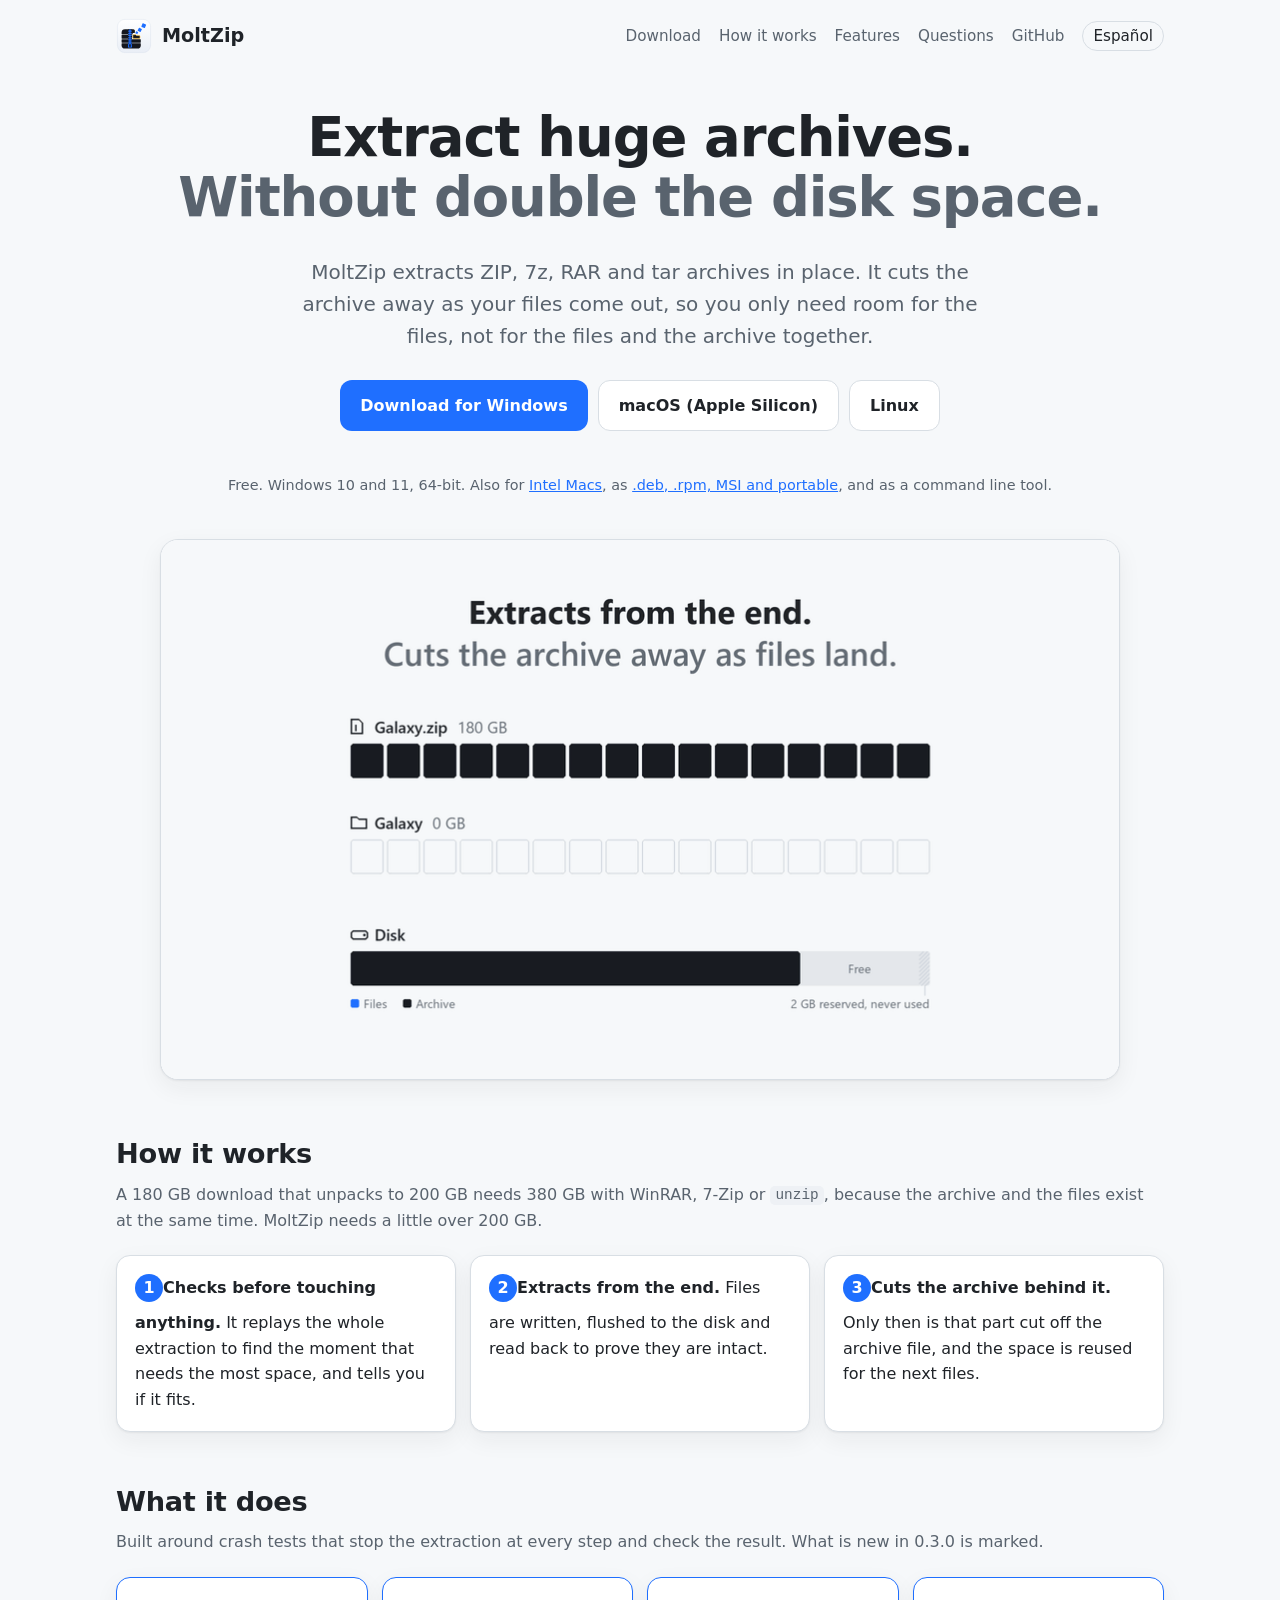
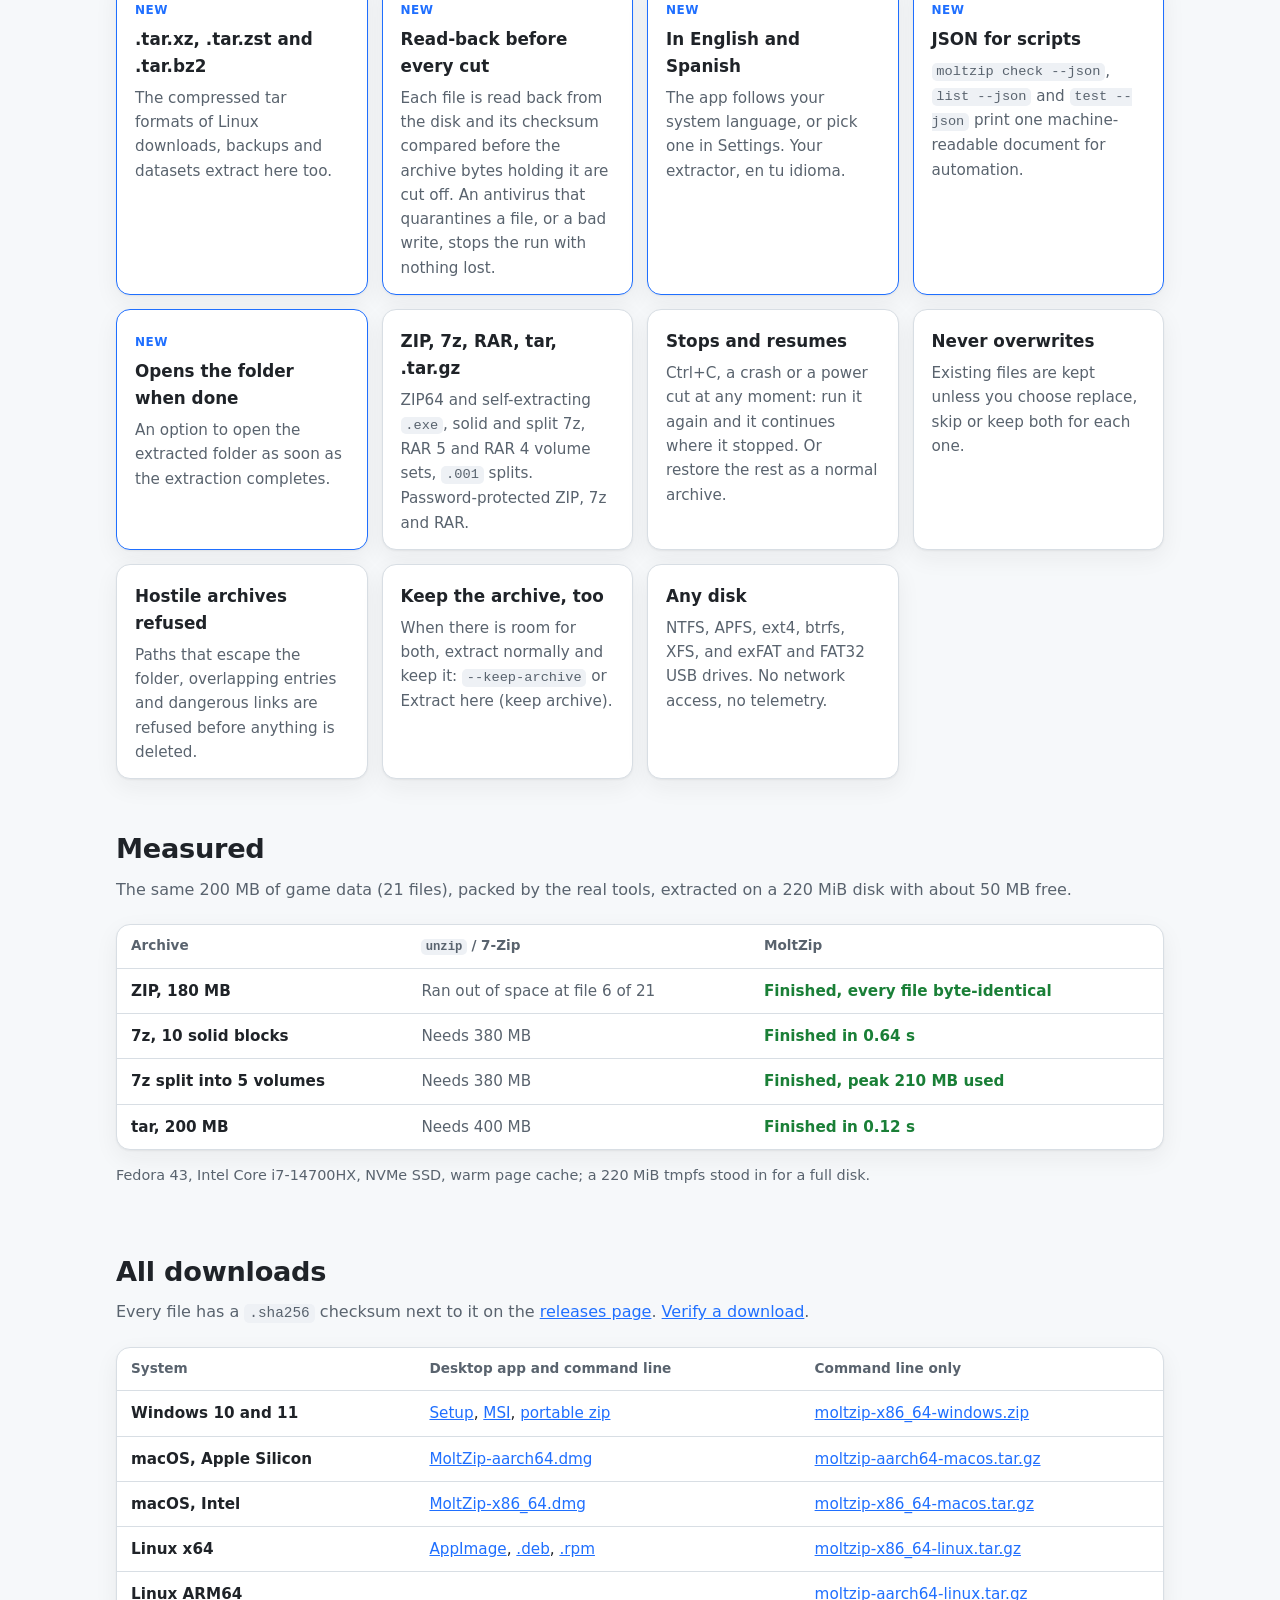
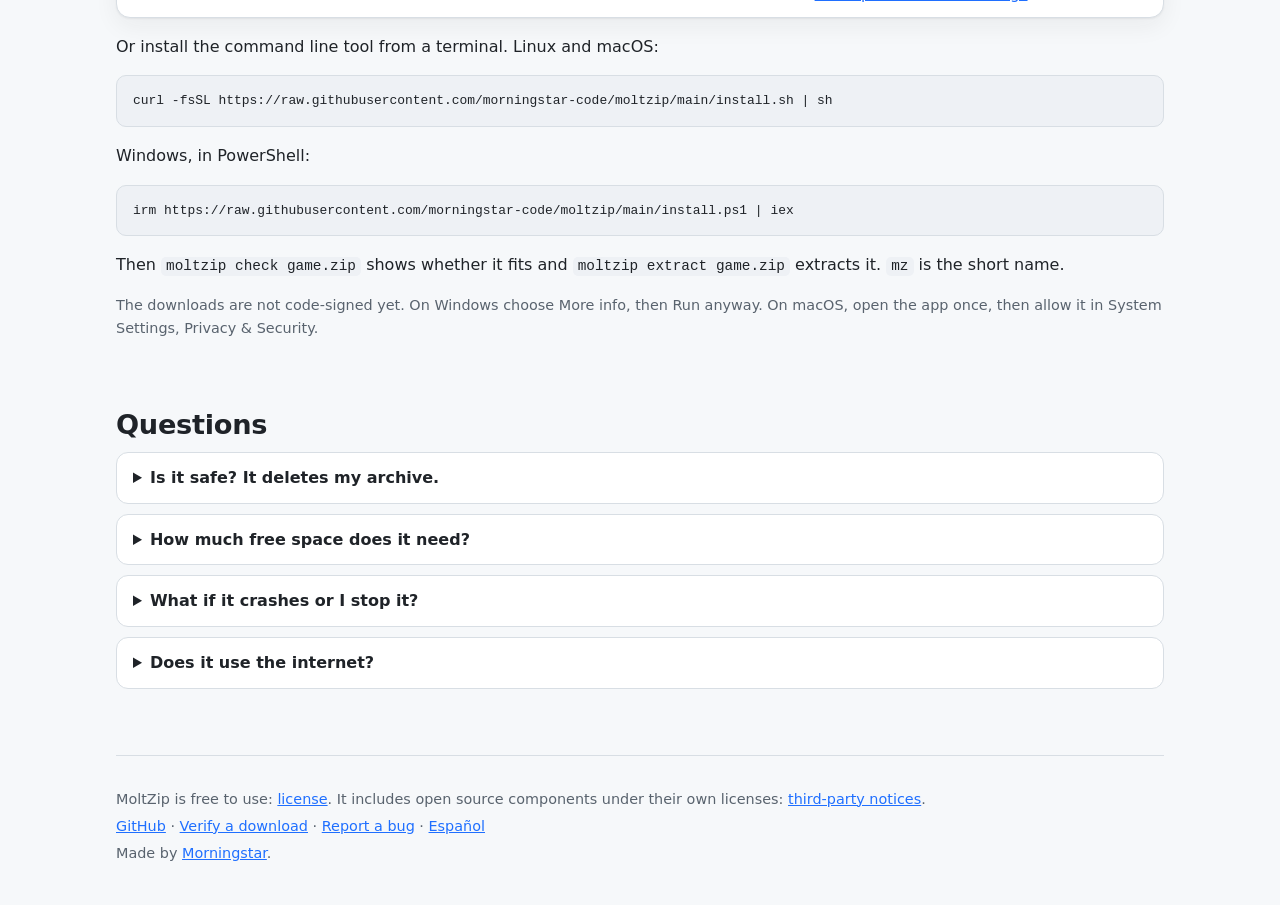
<file: site/index.html>
<!doctype html>
<html lang="en">
<head>
<meta charset="utf-8">
<meta name="viewport" content="width=device-width, initial-scale=1">
<meta http-equiv="Content-Security-Policy" content="default-src 'none'; style-src 'self'; img-src 'self'; base-uri 'none'; form-action 'none'">
<meta name="referrer" content="no-referrer">
<meta name="color-scheme" content="light dark">
<title>MoltZip: extract huge archives without double the disk space</title>
<meta name="description" content="MoltZip is a free extractor for ZIP, 7z, RAR and tar that works in place: it cuts the archive away as your files come out, so it needs free space for the files only.">
<link rel="canonical" href="https://morningstar-code.github.io/moltzip/">
<link rel="alternate" hreflang="en" href="https://morningstar-code.github.io/moltzip/">
<link rel="alternate" hreflang="es" href="https://morningstar-code.github.io/moltzip/es/">
<meta property="og:url" content="https://morningstar-code.github.io/moltzip/">
<meta property="og:type" content="website">
<meta property="og:site_name" content="MoltZip">
<meta property="og:title" content="MoltZip: extract huge archives without double the disk space">
<meta property="og:description" content="Free, for Windows, macOS and Linux. The archive is cut away as your files come out.">
<meta property="og:image" content="https://morningstar-code.github.io/moltzip/img/og.png">
<meta property="og:image:width" content="1200">
<meta property="og:image:height" content="630">
<meta name="twitter:card" content="summary_large_image">
<link rel="alternate" type="text/plain" href="llms.txt" title="MoltZip for language models">
<script type="application/ld+json">
{"@context":"https://schema.org","@type":"SoftwareApplication","name":"MoltZip","description":"A free archive extractor that extracts ZIP, 7z, RAR, tar, .tar.gz, .tar.xz, .tar.zst, .tar.bz2 and split archives in place, so it needs free space for the extracted files only.","applicationCategory":"UtilitiesApplication","operatingSystem":"Windows 10, Windows 11, macOS, Linux","softwareVersion":"0.3.0","url":"https://morningstar-code.github.io/moltzip/","downloadUrl":"https://github.com/morningstar-code/moltzip/releases/latest","license":"https://github.com/morningstar-code/moltzip/blob/main/LICENSE.md","isAccessibleForFree":true,"offers":{"@type":"Offer","price":"0","priceCurrency":"USD"}}
</script>
<link rel="icon" href="favicon.svg" type="image/svg+xml">
<link rel="stylesheet" href="style.css?v=7">
</head>
<body>
<div class="wrap">
<header class="bar">
<a class="brand" href="./"><img src="favicon.svg" alt="" width="36" height="36"><span>MoltZip</span></a>
<nav aria-label="Main">
<a href="#download">Download</a>
<a href="#how">How it works</a>
<a href="#features">Features</a>
<a href="#faq">Questions</a>
<a href="https://github.com/morningstar-code/moltzip">GitHub</a>
<a class="lang" href="es/" hreflang="es" lang="es">Español</a>
</nav>
</header>

<main>
<div class="hero">
<h1>Extract huge archives.<br><span>Without double the disk space.</span></h1>
<p class="lead">MoltZip extracts ZIP, 7z, RAR and tar archives in place. It cuts the archive away as your files come out, so you only need room for the files, not for the files and the archive together.</p>
<div id="download" class="gets">
<a class="get" href="https://github.com/morningstar-code/moltzip/releases/latest/download/MoltZip-x64-setup.exe">Download for Windows</a>
<a class="get alt" href="https://github.com/morningstar-code/moltzip/releases/latest/download/MoltZip-aarch64.dmg">macOS (Apple Silicon)</a>
<a class="get alt" href="https://github.com/morningstar-code/moltzip/releases/latest/download/MoltZip-x86_64.AppImage">Linux</a>
</div>
<p class="note">Free. Windows 10 and 11, 64-bit. Also for <a href="https://github.com/morningstar-code/moltzip/releases/latest/download/MoltZip-x86_64.dmg">Intel Macs</a>, as <a href="#all-downloads">.deb, .rpm, MSI and portable</a>, and as a command line tool.</p>
<div class="demo">
<picture>
<source srcset="img/moltzip-en-dark.gif" media="(prefers-color-scheme: dark)">
<img src="img/moltzip-en-light.gif" width="960" height="540" alt="An animation: MoltZip extracts the last part of the archive into the folder, then cuts that part off the archive, so the disk never holds the archive and all the files at once. A 180 GB archive that unpacks to 200 GB needs 380 GB with other extractors and 202 GB with MoltZip.">
</picture>
</div>
</div>

<section id="how" aria-labelledby="how-h">
<h2 id="how-h">How it works</h2>
<p class="sub">A 180 GB download that unpacks to 200 GB needs 380 GB with WinRAR, 7-Zip or <code>unzip</code>, because the archive and the files exist at the same time. MoltZip needs a little over 200 GB.</p>
<ol class="steps">
<li><strong>Checks before touching anything.</strong> It replays the whole extraction to find the moment that needs the most space, and tells you if it fits.</li>
<li><strong>Extracts from the end.</strong> Files are written, flushed to the disk and read back to prove they are intact.</li>
<li><strong>Cuts the archive behind it.</strong> Only then is that part cut off the archive file, and the space is reused for the next files.</li>
</ol>
</section>

<section id="features" aria-labelledby="features-h">
<h2 id="features-h">What it does</h2>
<p class="sub">Built around crash tests that stop the extraction at every step and check the result. What is new in 0.3.0 is marked.</p>
<div class="grid">
<div class="card new"><span class="tag">New</span><h3>.tar.xz, .tar.zst and .tar.bz2</h3><p>The compressed tar formats of Linux downloads, backups and datasets extract here too.</p></div>
<div class="card new"><span class="tag">New</span><h3>Read-back before every cut</h3><p>Each file is read back from the disk and its checksum compared before the archive bytes holding it are cut off. An antivirus that quarantines a file, or a bad write, stops the run with nothing lost.</p></div>
<div class="card new"><span class="tag">New</span><h3>In English and Spanish</h3><p>The app follows your system language, or pick one in Settings. Your extractor, en tu idioma.</p></div>
<div class="card new"><span class="tag">New</span><h3>JSON for scripts</h3><p><code>moltzip check --json</code>, <code>list --json</code> and <code>test --json</code> print one machine-readable document for automation.</p></div>
<div class="card new"><span class="tag">New</span><h3>Opens the folder when done</h3><p>An option to open the extracted folder as soon as the extraction completes.</p></div>
<div class="card"><h3>ZIP, 7z, RAR, tar, .tar.gz</h3><p>ZIP64 and self-extracting <code>.exe</code>, solid and split 7z, RAR 5 and RAR 4 volume sets, <code>.001</code> splits. Password-protected ZIP, 7z and RAR.</p></div>
<div class="card"><h3>Stops and resumes</h3><p>Ctrl+C, a crash or a power cut at any moment: run it again and it continues where it stopped. Or restore the rest as a normal archive.</p></div>
<div class="card"><h3>Never overwrites</h3><p>Existing files are kept unless you choose replace, skip or keep both for each one.</p></div>
<div class="card"><h3>Hostile archives refused</h3><p>Paths that escape the folder, overlapping entries and dangerous links are refused before anything is deleted.</p></div>
<div class="card"><h3>Keep the archive, too</h3><p>When there is room for both, extract normally and keep it: <code>--keep-archive</code> or Extract here (keep archive).</p></div>
<div class="card"><h3>Any disk</h3><p>NTFS, APFS, ext4, btrfs, XFS, and exFAT and FAT32 USB drives. No network access, no telemetry.</p></div>
</div>
</section>

<section aria-labelledby="results-h">
<h2 id="results-h">Measured</h2>
<p class="sub">The same 200 MB of game data (21 files), packed by the real tools, extracted on a 220 MiB disk with about 50 MB free.</p>
<div class="table">
<table>
<thead><tr><th scope="col">Archive</th><th scope="col"><code>unzip</code> / 7-Zip</th><th scope="col">MoltZip</th></tr></thead>
<tbody>
<tr><th scope="row">ZIP, 180 MB</th><td class="no">Ran out of space at file 6 of 21</td><td class="yes">Finished, every file byte-identical</td></tr>
<tr><th scope="row">7z, 10 solid blocks</th><td class="no">Needs 380 MB</td><td class="yes">Finished in 0.64 s</td></tr>
<tr><th scope="row">7z split into 5 volumes</th><td class="no">Needs 380 MB</td><td class="yes">Finished, peak 210 MB used</td></tr>
<tr><th scope="row">tar, 200 MB</th><td class="no">Needs 400 MB</td><td class="yes">Finished in 0.12 s</td></tr>
</tbody>
</table>
</div>
<p class="note">Fedora 43, Intel Core i7-14700HX, NVMe SSD, warm page cache; a 220 MiB tmpfs stood in for a full disk.</p>
</section>

<section aria-labelledby="all-downloads">
<h2 id="all-downloads">All downloads</h2>
<p class="sub">Every file has a <code>.sha256</code> checksum next to it on the <a href="https://github.com/morningstar-code/moltzip/releases/latest">releases page</a>. <a href="verify.html">Verify a download</a>.</p>
<div class="table">
<table>
<thead><tr><th scope="col">System</th><th scope="col">Desktop app and command line</th><th scope="col">Command line only</th></tr></thead>
<tbody>
<tr><th scope="row">Windows 10 and 11</th><td><a href="https://github.com/morningstar-code/moltzip/releases/latest/download/MoltZip-x64-setup.exe">Setup</a>, <a href="https://github.com/morningstar-code/moltzip/releases/latest/download/MoltZip-x64.msi">MSI</a>, <a href="https://github.com/morningstar-code/moltzip/releases/latest/download/MoltZip-x64-portable.zip">portable zip</a></td><td><a href="https://github.com/morningstar-code/moltzip/releases/latest/download/moltzip-x86_64-windows.zip">moltzip-x86_64-windows.zip</a></td></tr>
<tr><th scope="row">macOS, Apple Silicon</th><td><a href="https://github.com/morningstar-code/moltzip/releases/latest/download/MoltZip-aarch64.dmg">MoltZip-aarch64.dmg</a></td><td><a href="https://github.com/morningstar-code/moltzip/releases/latest/download/moltzip-aarch64-macos.tar.gz">moltzip-aarch64-macos.tar.gz</a></td></tr>
<tr><th scope="row">macOS, Intel</th><td><a href="https://github.com/morningstar-code/moltzip/releases/latest/download/MoltZip-x86_64.dmg">MoltZip-x86_64.dmg</a></td><td><a href="https://github.com/morningstar-code/moltzip/releases/latest/download/moltzip-x86_64-macos.tar.gz">moltzip-x86_64-macos.tar.gz</a></td></tr>
<tr><th scope="row">Linux x64</th><td><a href="https://github.com/morningstar-code/moltzip/releases/latest/download/MoltZip-x86_64.AppImage">AppImage</a>, <a href="https://github.com/morningstar-code/moltzip/releases/latest/download/moltzip_amd64.deb">.deb</a>, <a href="https://github.com/morningstar-code/moltzip/releases/latest/download/moltzip-x86_64.rpm">.rpm</a></td><td><a href="https://github.com/morningstar-code/moltzip/releases/latest/download/moltzip-x86_64-linux.tar.gz">moltzip-x86_64-linux.tar.gz</a></td></tr>
<tr><th scope="row">Linux ARM64</th><td></td><td><a href="https://github.com/morningstar-code/moltzip/releases/latest/download/moltzip-aarch64-linux.tar.gz">moltzip-aarch64-linux.tar.gz</a></td></tr>
</tbody>
</table>
</div>
<p>Or install the command line tool from a terminal. Linux and macOS:</p>
<pre><code>curl -fsSL https://raw.githubusercontent.com/morningstar-code/moltzip/main/install.sh | sh</code></pre>
<p>Windows, in PowerShell:</p>
<pre><code>irm https://raw.githubusercontent.com/morningstar-code/moltzip/main/install.ps1 | iex</code></pre>
<p>Then <code>moltzip check game.zip</code> shows whether it fits and <code>moltzip extract game.zip</code> extracts it. <code>mz</code> is the short name.</p>
<p class="note">The downloads are not code-signed yet. On Windows choose More info, then Run anyway. On macOS, open the app once, then allow it in System Settings, Privacy &amp; Security.</p>
</section>

<section id="faq" aria-labelledby="faq-h">
<h2 id="faq-h">Questions</h2>
<details><summary>Is it safe? It deletes my archive.</summary><p>Nothing changes until the plan fits. A file is written, flushed to the disk and read back before the part of the archive holding it is cut off, so a crash leaves every file either extracted or still in the archive. Every file's checksum is verified, and a damaged one stops the run. When the archive can't be downloaded again, add <code>--verify-first</code>, or keep it with <code>--keep-archive</code>.</p></details>
<details><summary>How much free space does it need?</summary><p>About the size of the extracted files plus the largest piece it can free at once: one file for ZIP, tar and RAR, one solid block for 7z. It also keeps 2 GB free. <code>moltzip check</code> shows the exact figure and changes nothing.</p></details>
<details><summary>What if it crashes or I stop it?</summary><p>Run the same command or open the same archive again and it continues. To give up, <code>moltzip restore</code> turns what is left into a normal archive any tool opens.</p></details>
<details><summary>Does it use the internet?</summary><p>No. It has no networking code and no networking library, no telemetry and no accounts. Its CI fails if one ever enters the dependencies.</p></details>
</section>
</main>

<footer>
<p>MoltZip is free to use: <a href="https://github.com/morningstar-code/moltzip/blob/main/LICENSE.md">license</a>. It includes open source components under their own licenses: <a href="https://github.com/morningstar-code/moltzip/blob/main/THIRD-PARTY-NOTICES.md">third-party notices</a>.</p>
<p><a href="https://github.com/morningstar-code/moltzip">GitHub</a> · <a href="verify.html">Verify a download</a> · <a href="https://github.com/morningstar-code/moltzip/issues">Report a bug</a> · <a href="es/" hreflang="es">Español</a></p>
<p>Made by <a href="https://github.com/morningstar-code">Morningstar</a>.</p>
</footer>
</div>
</body>
</html>
</file>
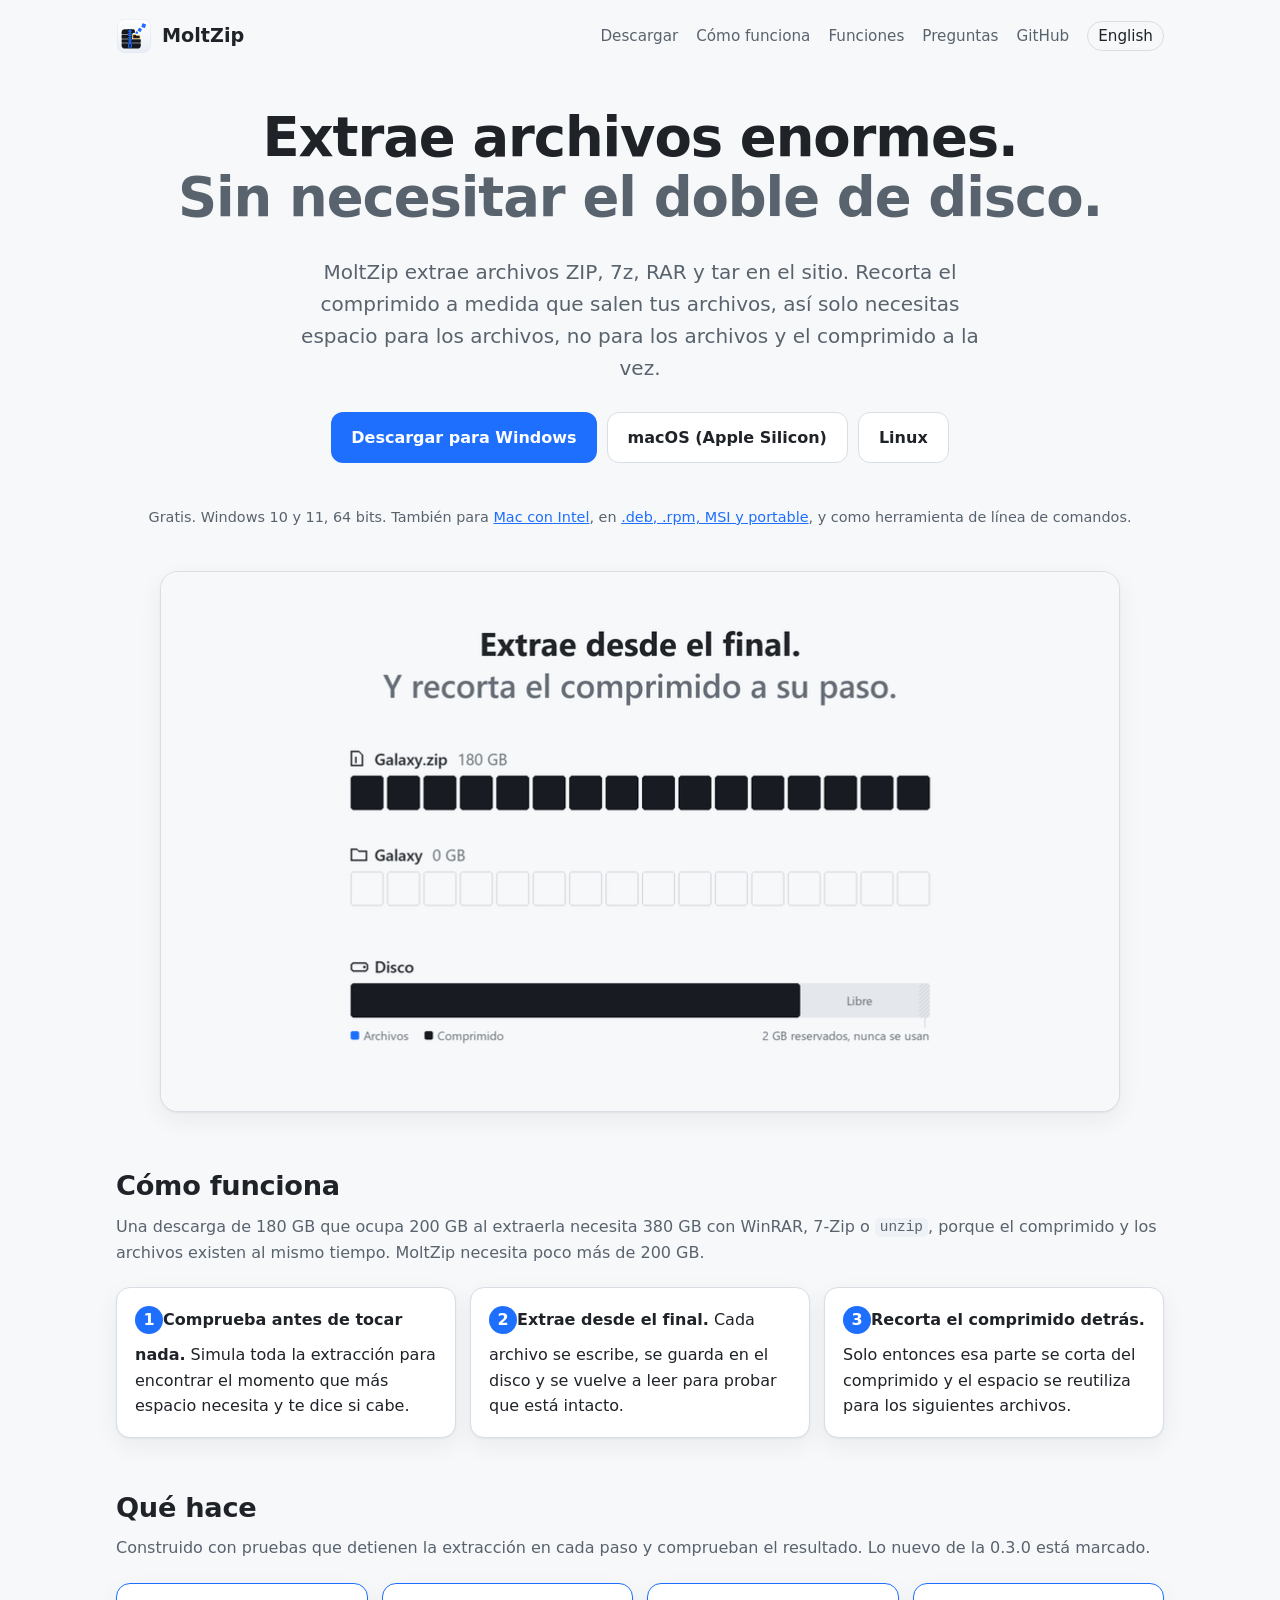
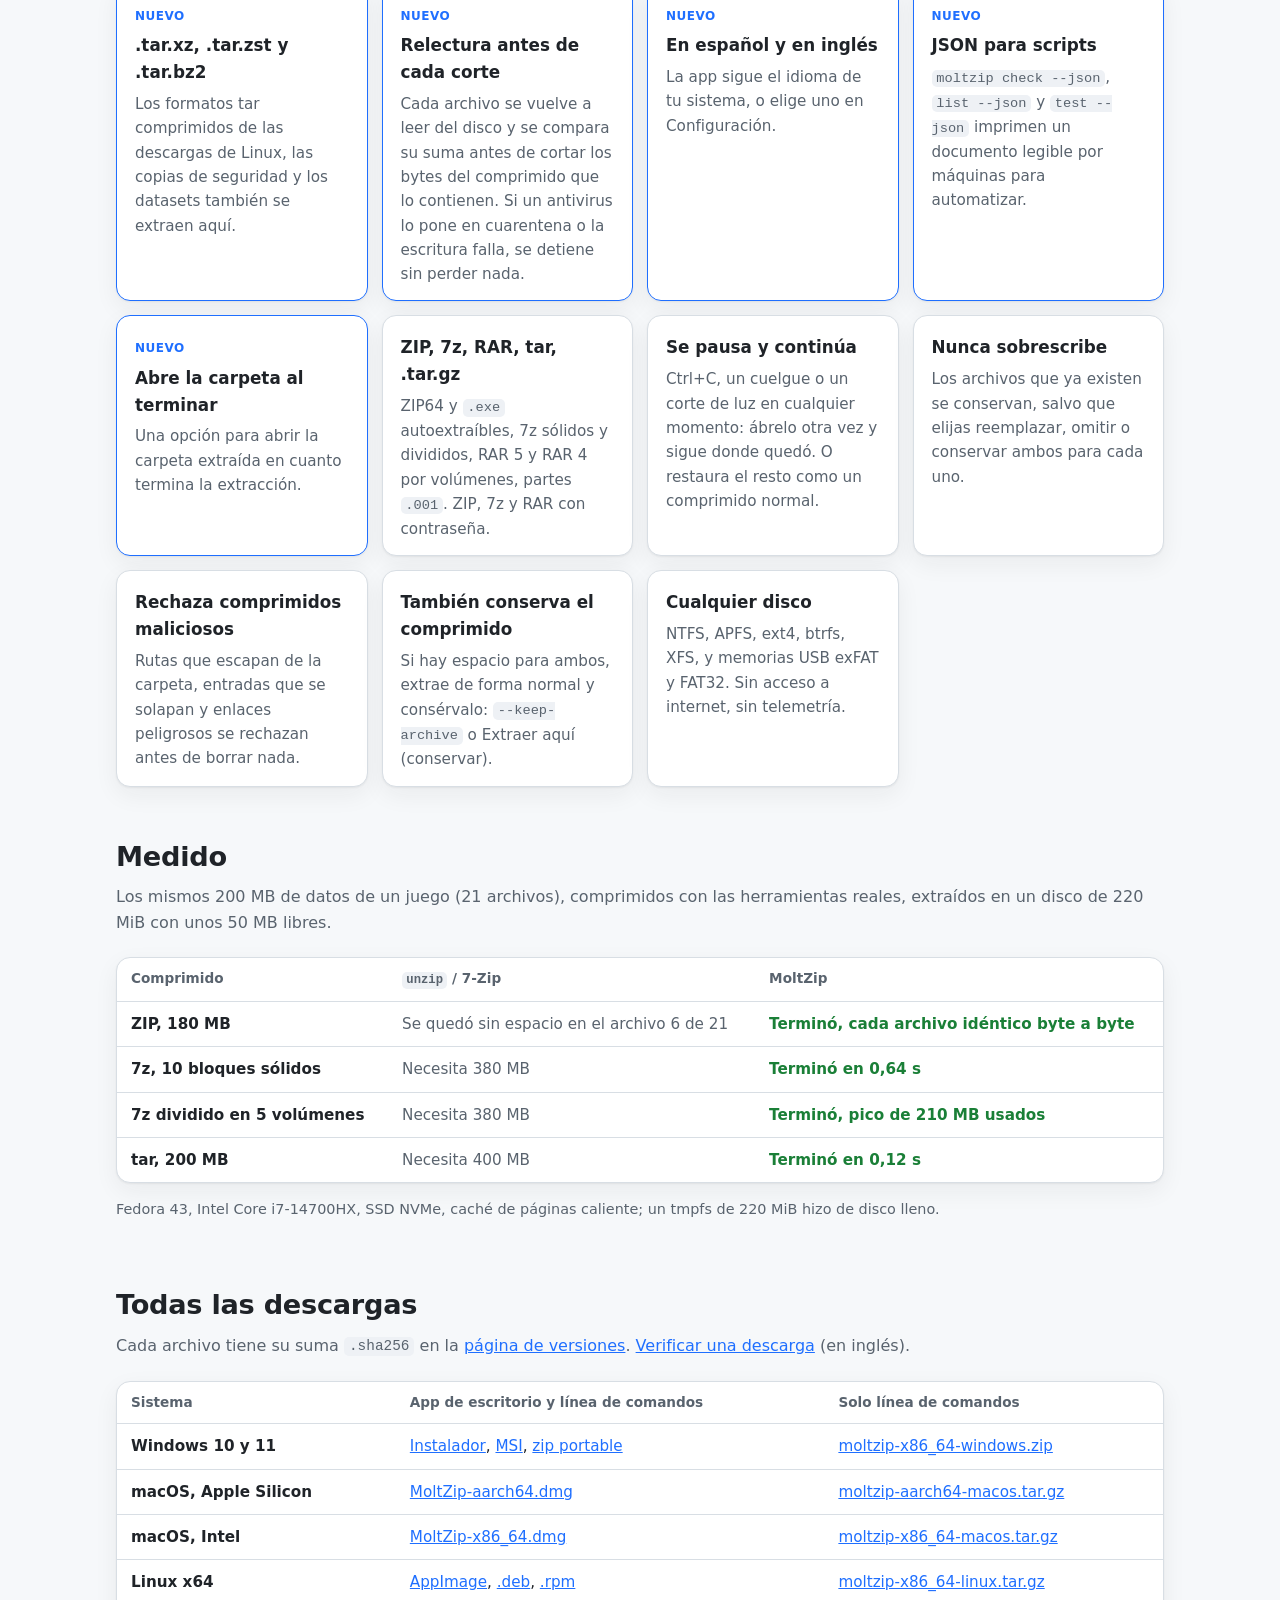
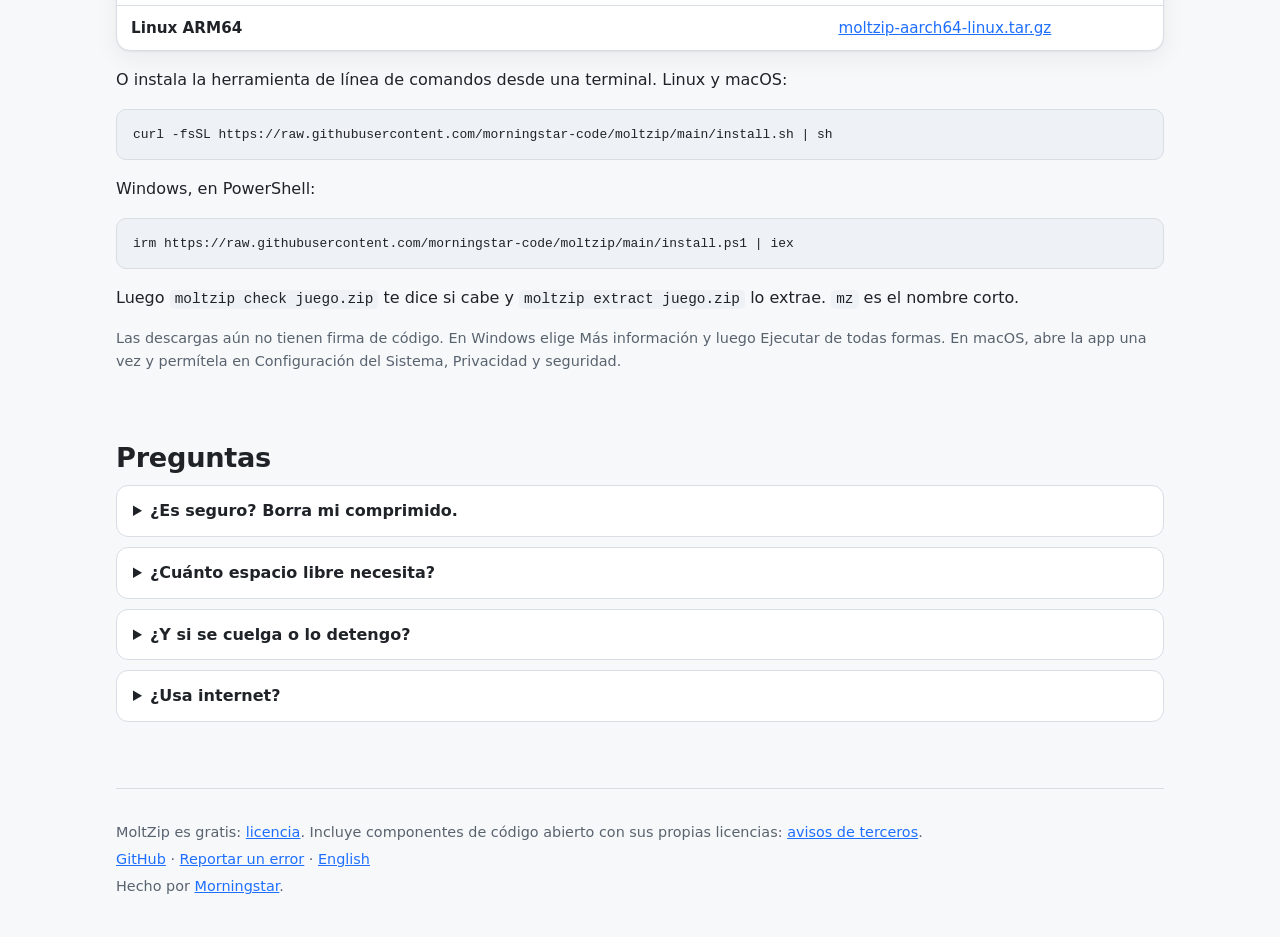
<file: site/es/index.html>
<!doctype html>
<html lang="es">
<head>
<meta charset="utf-8">
<meta name="viewport" content="width=device-width, initial-scale=1">
<meta http-equiv="Content-Security-Policy" content="default-src 'none'; style-src 'self'; img-src 'self'; base-uri 'none'; form-action 'none'">
<meta name="referrer" content="no-referrer">
<meta name="color-scheme" content="light dark">
<title>MoltZip: extrae archivos enormes sin necesitar el doble de espacio</title>
<meta name="description" content="MoltZip es un extractor gratuito para ZIP, 7z, RAR y tar que trabaja en el sitio: recorta el comprimido mientras salen tus archivos, así solo necesitas espacio para los archivos.">
<link rel="canonical" href="https://morningstar-code.github.io/moltzip/es/">
<link rel="alternate" hreflang="en" href="https://morningstar-code.github.io/moltzip/">
<link rel="alternate" hreflang="es" href="https://morningstar-code.github.io/moltzip/es/">
<meta property="og:url" content="https://morningstar-code.github.io/moltzip/es/">
<meta property="og:type" content="website">
<meta property="og:site_name" content="MoltZip">
<meta property="og:title" content="MoltZip: extrae archivos enormes sin necesitar el doble de espacio">
<meta property="og:description" content="Gratis, para Windows, macOS y Linux. El comprimido se recorta mientras salen tus archivos.">
<meta property="og:image" content="https://morningstar-code.github.io/moltzip/img/og.png">
<meta name="twitter:card" content="summary_large_image">
<link rel="icon" href="../favicon.svg" type="image/svg+xml">
<link rel="stylesheet" href="../style.css?v=7">
</head>
<body>
<div class="wrap">
<header class="bar">
<a class="brand" href="./"><img src="../favicon.svg" alt="" width="36" height="36"><span>MoltZip</span></a>
<nav aria-label="Principal">
<a href="#descargar">Descargar</a>
<a href="#como">Cómo funciona</a>
<a href="#funciones">Funciones</a>
<a href="#preguntas">Preguntas</a>
<a href="https://github.com/morningstar-code/moltzip">GitHub</a>
<a class="lang" href="../" hreflang="en" lang="en">English</a>
</nav>
</header>

<main>
<div class="hero">
<h1>Extrae archivos enormes.<br><span>Sin necesitar el doble de disco.</span></h1>
<p class="lead">MoltZip extrae archivos ZIP, 7z, RAR y tar en el sitio. Recorta el comprimido a medida que salen tus archivos, así solo necesitas espacio para los archivos, no para los archivos y el comprimido a la vez.</p>
<div id="descargar" class="gets">
<a class="get" href="https://github.com/morningstar-code/moltzip/releases/latest/download/MoltZip-x64-setup.exe">Descargar para Windows</a>
<a class="get alt" href="https://github.com/morningstar-code/moltzip/releases/latest/download/MoltZip-aarch64.dmg">macOS (Apple Silicon)</a>
<a class="get alt" href="https://github.com/morningstar-code/moltzip/releases/latest/download/MoltZip-x86_64.AppImage">Linux</a>
</div>
<p class="note">Gratis. Windows 10 y 11, 64 bits. También para <a href="https://github.com/morningstar-code/moltzip/releases/latest/download/MoltZip-x86_64.dmg">Mac con Intel</a>, en <a href="#todas">.deb, .rpm, MSI y portable</a>, y como herramienta de línea de comandos.</p>
<div class="demo">
<picture>
<source srcset="../img/moltzip-es-dark.gif" media="(prefers-color-scheme: dark)">
<img src="../img/moltzip-es-light.gif" width="960" height="540" alt="Una animación: MoltZip extrae la última parte del comprimido a la carpeta y luego la recorta del comprimido, así el disco nunca guarda el comprimido y todos los archivos a la vez. Un comprimido de 180 GB que ocupa 200 GB extraído necesita 380 GB con otros extractores y 202 GB con MoltZip.">
</picture>
</div>
</div>

<section id="como" aria-labelledby="como-h">
<h2 id="como-h">Cómo funciona</h2>
<p class="sub">Una descarga de 180 GB que ocupa 200 GB al extraerla necesita 380 GB con WinRAR, 7-Zip o <code>unzip</code>, porque el comprimido y los archivos existen al mismo tiempo. MoltZip necesita poco más de 200 GB.</p>
<ol class="steps">
<li><strong>Comprueba antes de tocar nada.</strong> Simula toda la extracción para encontrar el momento que más espacio necesita y te dice si cabe.</li>
<li><strong>Extrae desde el final.</strong> Cada archivo se escribe, se guarda en el disco y se vuelve a leer para probar que está intacto.</li>
<li><strong>Recorta el comprimido detrás.</strong> Solo entonces esa parte se corta del comprimido y el espacio se reutiliza para los siguientes archivos.</li>
</ol>
</section>

<section id="funciones" aria-labelledby="funciones-h">
<h2 id="funciones-h">Qué hace</h2>
<p class="sub">Construido con pruebas que detienen la extracción en cada paso y comprueban el resultado. Lo nuevo de la 0.3.0 está marcado.</p>
<div class="grid">
<div class="card new"><span class="tag">Nuevo</span><h3>.tar.xz, .tar.zst y .tar.bz2</h3><p>Los formatos tar comprimidos de las descargas de Linux, las copias de seguridad y los datasets también se extraen aquí.</p></div>
<div class="card new"><span class="tag">Nuevo</span><h3>Relectura antes de cada corte</h3><p>Cada archivo se vuelve a leer del disco y se compara su suma antes de cortar los bytes del comprimido que lo contienen. Si un antivirus lo pone en cuarentena o la escritura falla, se detiene sin perder nada.</p></div>
<div class="card new"><span class="tag">Nuevo</span><h3>En español y en inglés</h3><p>La app sigue el idioma de tu sistema, o elige uno en Configuración.</p></div>
<div class="card new"><span class="tag">Nuevo</span><h3>JSON para scripts</h3><p><code>moltzip check --json</code>, <code>list --json</code> y <code>test --json</code> imprimen un documento legible por máquinas para automatizar.</p></div>
<div class="card new"><span class="tag">Nuevo</span><h3>Abre la carpeta al terminar</h3><p>Una opción para abrir la carpeta extraída en cuanto termina la extracción.</p></div>
<div class="card"><h3>ZIP, 7z, RAR, tar, .tar.gz</h3><p>ZIP64 y <code>.exe</code> autoextraíbles, 7z sólidos y divididos, RAR 5 y RAR 4 por volúmenes, partes <code>.001</code>. ZIP, 7z y RAR con contraseña.</p></div>
<div class="card"><h3>Se pausa y continúa</h3><p>Ctrl+C, un cuelgue o un corte de luz en cualquier momento: ábrelo otra vez y sigue donde quedó. O restaura el resto como un comprimido normal.</p></div>
<div class="card"><h3>Nunca sobrescribe</h3><p>Los archivos que ya existen se conservan, salvo que elijas reemplazar, omitir o conservar ambos para cada uno.</p></div>
<div class="card"><h3>Rechaza comprimidos maliciosos</h3><p>Rutas que escapan de la carpeta, entradas que se solapan y enlaces peligrosos se rechazan antes de borrar nada.</p></div>
<div class="card"><h3>También conserva el comprimido</h3><p>Si hay espacio para ambos, extrae de forma normal y consérvalo: <code>--keep-archive</code> o Extraer aquí (conservar).</p></div>
<div class="card"><h3>Cualquier disco</h3><p>NTFS, APFS, ext4, btrfs, XFS, y memorias USB exFAT y FAT32. Sin acceso a internet, sin telemetría.</p></div>
</div>
</section>

<section aria-labelledby="medidas-h">
<h2 id="medidas-h">Medido</h2>
<p class="sub">Los mismos 200 MB de datos de un juego (21 archivos), comprimidos con las herramientas reales, extraídos en un disco de 220 MiB con unos 50 MB libres.</p>
<div class="table">
<table>
<thead><tr><th scope="col">Comprimido</th><th scope="col"><code>unzip</code> / 7-Zip</th><th scope="col">MoltZip</th></tr></thead>
<tbody>
<tr><th scope="row">ZIP, 180 MB</th><td class="no">Se quedó sin espacio en el archivo 6 de 21</td><td class="yes">Terminó, cada archivo idéntico byte a byte</td></tr>
<tr><th scope="row">7z, 10 bloques sólidos</th><td class="no">Necesita 380 MB</td><td class="yes">Terminó en 0,64 s</td></tr>
<tr><th scope="row">7z dividido en 5 volúmenes</th><td class="no">Necesita 380 MB</td><td class="yes">Terminó, pico de 210 MB usados</td></tr>
<tr><th scope="row">tar, 200 MB</th><td class="no">Necesita 400 MB</td><td class="yes">Terminó en 0,12 s</td></tr>
</tbody>
</table>
</div>
<p class="note">Fedora 43, Intel Core i7-14700HX, SSD NVMe, caché de páginas caliente; un tmpfs de 220 MiB hizo de disco lleno.</p>
</section>

<section aria-labelledby="todas">
<h2 id="todas">Todas las descargas</h2>
<p class="sub">Cada archivo tiene su suma <code>.sha256</code> en la <a href="https://github.com/morningstar-code/moltzip/releases/latest">página de versiones</a>. <a href="../verify.html">Verificar una descarga</a> (en inglés).</p>
<div class="table">
<table>
<thead><tr><th scope="col">Sistema</th><th scope="col">App de escritorio y línea de comandos</th><th scope="col">Solo línea de comandos</th></tr></thead>
<tbody>
<tr><th scope="row">Windows 10 y 11</th><td><a href="https://github.com/morningstar-code/moltzip/releases/latest/download/MoltZip-x64-setup.exe">Instalador</a>, <a href="https://github.com/morningstar-code/moltzip/releases/latest/download/MoltZip-x64.msi">MSI</a>, <a href="https://github.com/morningstar-code/moltzip/releases/latest/download/MoltZip-x64-portable.zip">zip portable</a></td><td><a href="https://github.com/morningstar-code/moltzip/releases/latest/download/moltzip-x86_64-windows.zip">moltzip-x86_64-windows.zip</a></td></tr>
<tr><th scope="row">macOS, Apple Silicon</th><td><a href="https://github.com/morningstar-code/moltzip/releases/latest/download/MoltZip-aarch64.dmg">MoltZip-aarch64.dmg</a></td><td><a href="https://github.com/morningstar-code/moltzip/releases/latest/download/moltzip-aarch64-macos.tar.gz">moltzip-aarch64-macos.tar.gz</a></td></tr>
<tr><th scope="row">macOS, Intel</th><td><a href="https://github.com/morningstar-code/moltzip/releases/latest/download/MoltZip-x86_64.dmg">MoltZip-x86_64.dmg</a></td><td><a href="https://github.com/morningstar-code/moltzip/releases/latest/download/moltzip-x86_64-macos.tar.gz">moltzip-x86_64-macos.tar.gz</a></td></tr>
<tr><th scope="row">Linux x64</th><td><a href="https://github.com/morningstar-code/moltzip/releases/latest/download/MoltZip-x86_64.AppImage">AppImage</a>, <a href="https://github.com/morningstar-code/moltzip/releases/latest/download/moltzip_amd64.deb">.deb</a>, <a href="https://github.com/morningstar-code/moltzip/releases/latest/download/moltzip-x86_64.rpm">.rpm</a></td><td><a href="https://github.com/morningstar-code/moltzip/releases/latest/download/moltzip-x86_64-linux.tar.gz">moltzip-x86_64-linux.tar.gz</a></td></tr>
<tr><th scope="row">Linux ARM64</th><td></td><td><a href="https://github.com/morningstar-code/moltzip/releases/latest/download/moltzip-aarch64-linux.tar.gz">moltzip-aarch64-linux.tar.gz</a></td></tr>
</tbody>
</table>
</div>
<p>O instala la herramienta de línea de comandos desde una terminal. Linux y macOS:</p>
<pre><code>curl -fsSL https://raw.githubusercontent.com/morningstar-code/moltzip/main/install.sh | sh</code></pre>
<p>Windows, en PowerShell:</p>
<pre><code>irm https://raw.githubusercontent.com/morningstar-code/moltzip/main/install.ps1 | iex</code></pre>
<p>Luego <code>moltzip check juego.zip</code> te dice si cabe y <code>moltzip extract juego.zip</code> lo extrae. <code>mz</code> es el nombre corto.</p>
<p class="note">Las descargas aún no tienen firma de código. En Windows elige Más información y luego Ejecutar de todas formas. En macOS, abre la app una vez y permítela en Configuración del Sistema, Privacidad y seguridad.</p>
</section>

<section id="preguntas" aria-labelledby="preguntas-h">
<h2 id="preguntas-h">Preguntas</h2>
<details><summary>¿Es seguro? Borra mi comprimido.</summary><p>Nada cambia hasta que el plan cabe. Cada archivo se escribe, se guarda en el disco y se vuelve a leer antes de cortar la parte del comprimido que lo contiene, así que un cuelgue deja cada archivo extraído o todavía dentro del comprimido. Se verifica la suma de cada archivo y uno dañado detiene el proceso. Si no puedes volver a descargar el comprimido, usa <code>--verify-first</code>, o consérvalo con <code>--keep-archive</code>.</p></details>
<details><summary>¿Cuánto espacio libre necesita?</summary><p>Más o menos el tamaño de los archivos extraídos, más la pieza más grande que puede liberar de una vez: un archivo en ZIP, tar y RAR, un bloque sólido en 7z. Además reserva 2 GB libres. <code>moltzip check</code> muestra la cifra exacta sin cambiar nada.</p></details>
<details><summary>¿Y si se cuelga o lo detengo?</summary><p>Ejecuta el mismo comando o abre el mismo comprimido otra vez y continúa. Para abandonar, <code>moltzip restore</code> convierte lo que queda en un comprimido normal que cualquier programa abre.</p></details>
<details><summary>¿Usa internet?</summary><p>No. No tiene código ni bibliotecas de red, ni telemetría, ni cuentas. Su CI falla si alguna vez entra una en las dependencias.</p></details>
</section>
</main>

<footer>
<p>MoltZip es gratis: <a href="https://github.com/morningstar-code/moltzip/blob/main/LICENSE.md">licencia</a>. Incluye componentes de código abierto con sus propias licencias: <a href="https://github.com/morningstar-code/moltzip/blob/main/THIRD-PARTY-NOTICES.md">avisos de terceros</a>.</p>
<p><a href="https://github.com/morningstar-code/moltzip">GitHub</a> · <a href="https://github.com/morningstar-code/moltzip/issues">Reportar un error</a> · <a href="../" hreflang="en">English</a></p>
<p>Hecho por <a href="https://github.com/morningstar-code">Morningstar</a>.</p>
</footer>
</div>
</body>
</html>
</file>
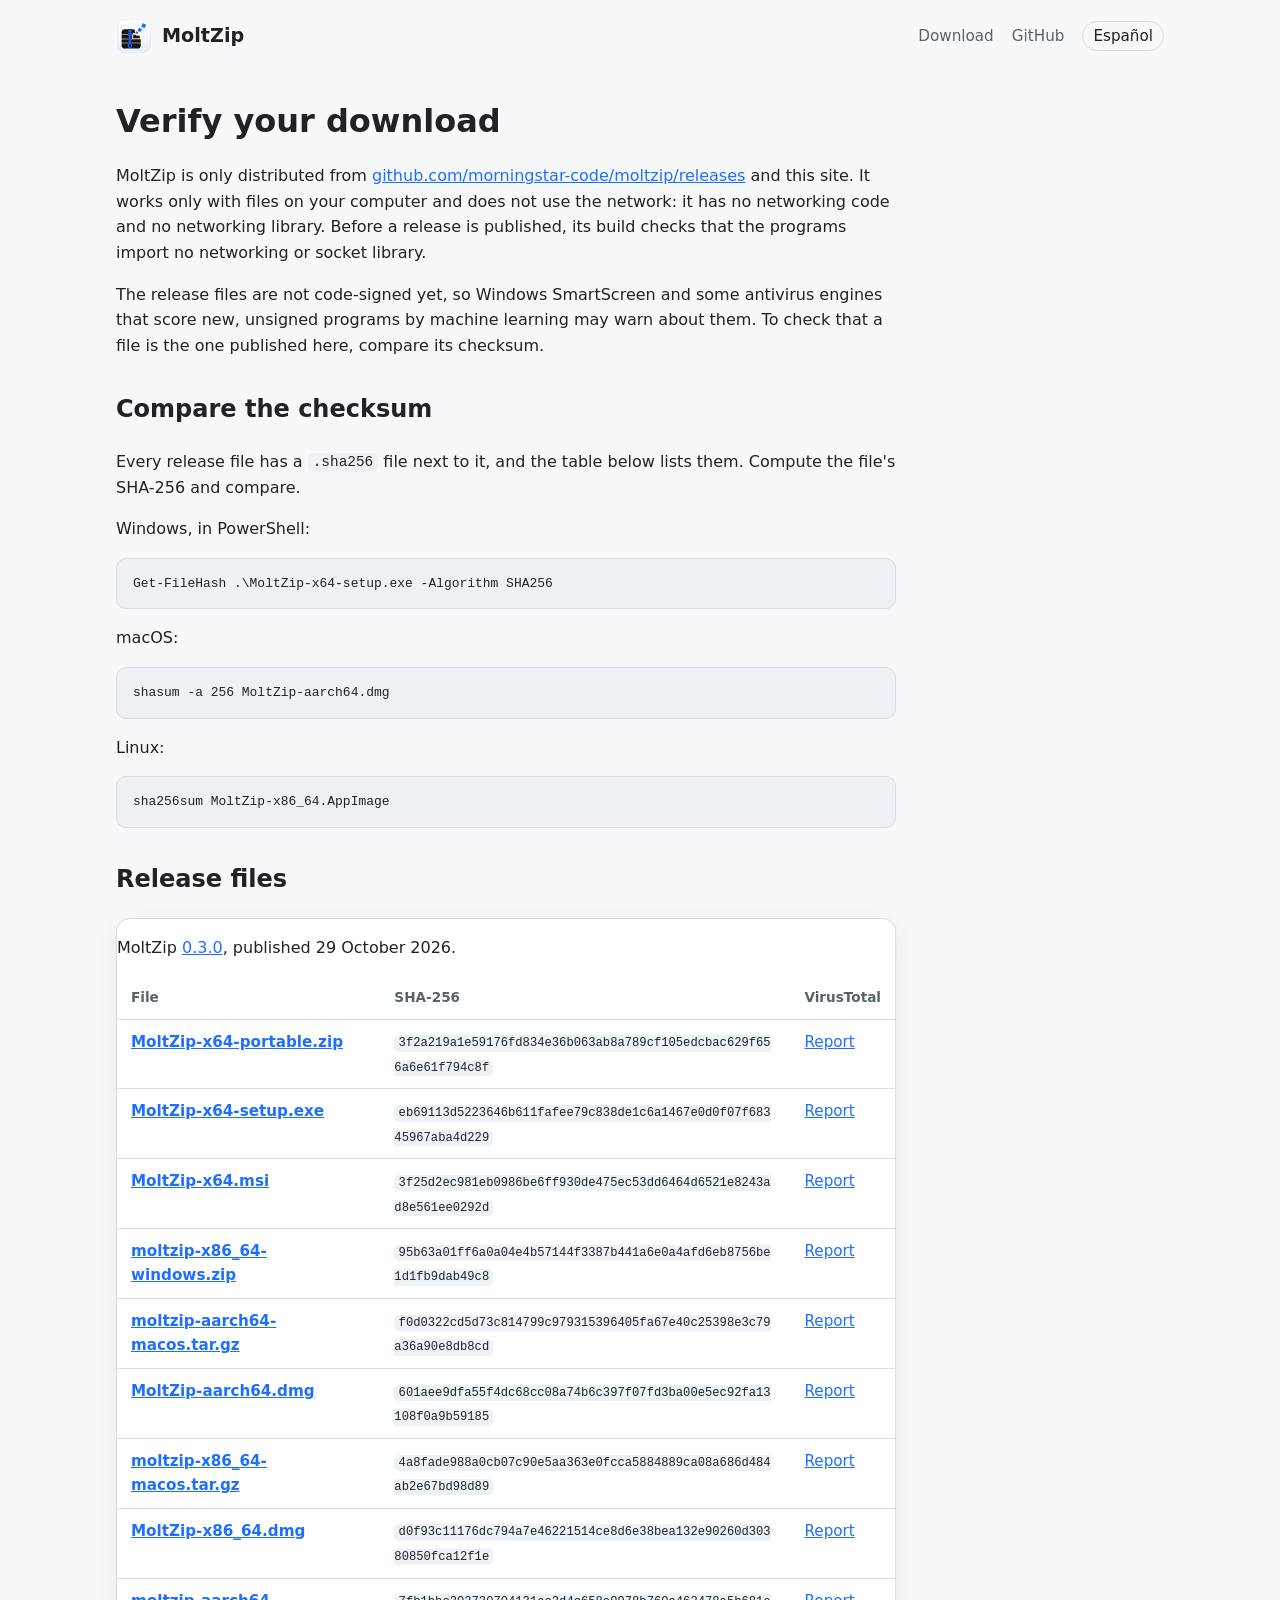
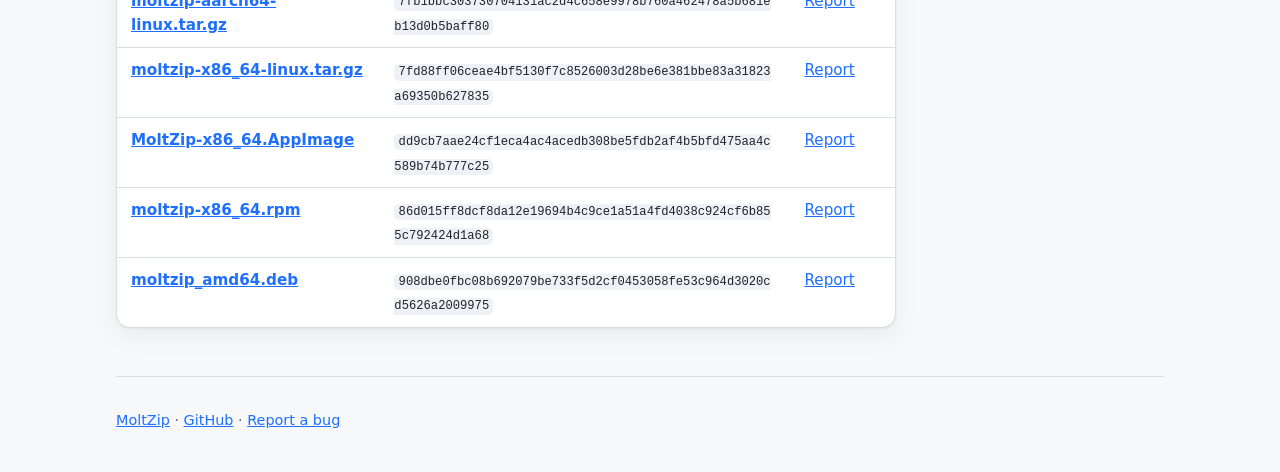
<file: site/verify.html>
<!doctype html>
<html lang="en">
<head>
<meta charset="utf-8">
<meta name="viewport" content="width=device-width, initial-scale=1">
<meta http-equiv="Content-Security-Policy" content="default-src 'none'; style-src 'self'; img-src 'self'; base-uri 'none'; form-action 'none'">
<meta name="referrer" content="no-referrer">
<meta name="color-scheme" content="light dark">
<title>Verify your MoltZip download</title>
<meta name="description" content="How to check that a MoltZip download is genuine: SHA-256 checksums.">
<link rel="canonical" href="https://morningstar-code.github.io/moltzip/verify.html">
<link rel="icon" href="favicon.svg" type="image/svg+xml">
<link rel="stylesheet" href="style.css?v=7">
</head>
<body>
<div class="wrap">
<header class="bar">
<a class="brand" href="./"><img src="favicon.svg" alt="" width="36" height="36"><span>MoltZip</span></a>
<nav aria-label="Main">
<a href="./#download">Download</a>
<a href="https://github.com/morningstar-code/moltzip">GitHub</a>
<a class="lang" href="es/" hreflang="es" lang="es">Español</a>
</nav>
</header>
<main class="prose">
<h1>Verify your download</h1>
<p>MoltZip is only distributed from <a href="https://github.com/morningstar-code/moltzip/releases">github.com/morningstar-code/moltzip/releases</a> and this site. It works only with files on your computer and does not use the network: it has no networking code and no networking library. Before a release is published, its build checks that the programs import no networking or socket library.</p>
<p>The release files are not code-signed yet, so Windows SmartScreen and some antivirus engines that score new, unsigned programs by machine learning may warn about them. To check that a file is the one published here, compare its checksum.</p>

<h2>Compare the checksum</h2>
<p>Every release file has a <code>.sha256</code> file next to it, and the table below lists them. Compute the file's SHA-256 and compare.</p>
<p>Windows, in PowerShell:</p>
<pre><code>Get-FileHash .\MoltZip-x64-setup.exe -Algorithm SHA256</code></pre>
<p>macOS:</p>
<pre><code>shasum -a 256 MoltZip-aarch64.dmg</code></pre>
<p>Linux:</p>
<pre><code>sha256sum MoltZip-x86_64.AppImage</code></pre>

<h2>Release files</h2>
<div class="table">
<!-- release-files: generated by update-verify.py, do not edit by hand -->
<p>MoltZip <a href="https://github.com/morningstar-code/moltzip/releases/tag/v0.3.0">0.3.0</a>, published 29 October 2026.</p>
<table class="stack hashes">
<thead>
<tr><th scope="col">File</th><th scope="col">SHA-256</th><th scope="col">VirusTotal</th></tr>
</thead>
<tbody>
<tr><th scope="row"><a href="https://github.com/morningstar-code/moltzip/releases/download/v0.3.0/MoltZip-x64-portable.zip">MoltZip-x64-portable.zip</a></th><td data-label="SHA-256"><code>3f2a219a1e59176fd834e36b063ab8a789cf105edcbac629f656a6e61f794c8f</code></td><td data-label="VirusTotal"><a href="https://www.virustotal.com/gui/file/3f2a219a1e59176fd834e36b063ab8a789cf105edcbac629f656a6e61f794c8f" aria-label="VirusTotal report for MoltZip-x64-portable.zip">Report</a></td></tr>
<tr><th scope="row"><a href="https://github.com/morningstar-code/moltzip/releases/download/v0.3.0/MoltZip-x64-setup.exe">MoltZip-x64-setup.exe</a></th><td data-label="SHA-256"><code>eb69113d5223646b611fafee79c838de1c6a1467e0d0f07f68345967aba4d229</code></td><td data-label="VirusTotal"><a href="https://www.virustotal.com/gui/file/eb69113d5223646b611fafee79c838de1c6a1467e0d0f07f68345967aba4d229" aria-label="VirusTotal report for MoltZip-x64-setup.exe">Report</a></td></tr>
<tr><th scope="row"><a href="https://github.com/morningstar-code/moltzip/releases/download/v0.3.0/MoltZip-x64.msi">MoltZip-x64.msi</a></th><td data-label="SHA-256"><code>3f25d2ec981eb0986be6ff930de475ec53dd6464d6521e8243ad8e561ee0292d</code></td><td data-label="VirusTotal"><a href="https://www.virustotal.com/gui/file/3f25d2ec981eb0986be6ff930de475ec53dd6464d6521e8243ad8e561ee0292d" aria-label="VirusTotal report for MoltZip-x64.msi">Report</a></td></tr>
<tr><th scope="row"><a href="https://github.com/morningstar-code/moltzip/releases/download/v0.3.0/moltzip-x86_64-windows.zip">moltzip-x86_64-windows.zip</a></th><td data-label="SHA-256"><code>95b63a01ff6a0a04e4b57144f3387b441a6e0a4afd6eb8756be1d1fb9dab49c8</code></td><td data-label="VirusTotal"><a href="https://www.virustotal.com/gui/file/95b63a01ff6a0a04e4b57144f3387b441a6e0a4afd6eb8756be1d1fb9dab49c8" aria-label="VirusTotal report for moltzip-x86_64-windows.zip">Report</a></td></tr>
<tr><th scope="row"><a href="https://github.com/morningstar-code/moltzip/releases/download/v0.3.0/moltzip-aarch64-macos.tar.gz">moltzip-aarch64-macos.tar.gz</a></th><td data-label="SHA-256"><code>f0d0322cd5d73c814799c979315396405fa67e40c25398e3c79a36a90e8db8cd</code></td><td data-label="VirusTotal"><a href="https://www.virustotal.com/gui/file/f0d0322cd5d73c814799c979315396405fa67e40c25398e3c79a36a90e8db8cd" aria-label="VirusTotal report for moltzip-aarch64-macos.tar.gz">Report</a></td></tr>
<tr><th scope="row"><a href="https://github.com/morningstar-code/moltzip/releases/download/v0.3.0/MoltZip-aarch64.dmg">MoltZip-aarch64.dmg</a></th><td data-label="SHA-256"><code>601aee9dfa55f4dc68cc08a74b6c397f07fd3ba00e5ec92fa13108f0a9b59185</code></td><td data-label="VirusTotal"><a href="https://www.virustotal.com/gui/file/601aee9dfa55f4dc68cc08a74b6c397f07fd3ba00e5ec92fa13108f0a9b59185" aria-label="VirusTotal report for MoltZip-aarch64.dmg">Report</a></td></tr>
<tr><th scope="row"><a href="https://github.com/morningstar-code/moltzip/releases/download/v0.3.0/moltzip-x86_64-macos.tar.gz">moltzip-x86_64-macos.tar.gz</a></th><td data-label="SHA-256"><code>4a8fade988a0cb07c90e5aa363e0fcca5884889ca08a686d484ab2e67bd98d89</code></td><td data-label="VirusTotal"><a href="https://www.virustotal.com/gui/file/4a8fade988a0cb07c90e5aa363e0fcca5884889ca08a686d484ab2e67bd98d89" aria-label="VirusTotal report for moltzip-x86_64-macos.tar.gz">Report</a></td></tr>
<tr><th scope="row"><a href="https://github.com/morningstar-code/moltzip/releases/download/v0.3.0/MoltZip-x86_64.dmg">MoltZip-x86_64.dmg</a></th><td data-label="SHA-256"><code>d0f93c11176dc794a7e46221514ce8d6e38bea132e90260d30380850fca12f1e</code></td><td data-label="VirusTotal"><a href="https://www.virustotal.com/gui/file/d0f93c11176dc794a7e46221514ce8d6e38bea132e90260d30380850fca12f1e" aria-label="VirusTotal report for MoltZip-x86_64.dmg">Report</a></td></tr>
<tr><th scope="row"><a href="https://github.com/morningstar-code/moltzip/releases/download/v0.3.0/moltzip-aarch64-linux.tar.gz">moltzip-aarch64-linux.tar.gz</a></th><td data-label="SHA-256"><code>7fb1bbc303730704131ac2d4c658e9978b760a462478a5b681eb13d0b5baff80</code></td><td data-label="VirusTotal"><a href="https://www.virustotal.com/gui/file/7fb1bbc303730704131ac2d4c658e9978b760a462478a5b681eb13d0b5baff80" aria-label="VirusTotal report for moltzip-aarch64-linux.tar.gz">Report</a></td></tr>
<tr><th scope="row"><a href="https://github.com/morningstar-code/moltzip/releases/download/v0.3.0/moltzip-x86_64-linux.tar.gz">moltzip-x86_64-linux.tar.gz</a></th><td data-label="SHA-256"><code>7fd88ff06ceae4bf5130f7c8526003d28be6e381bbe83a31823a69350b627835</code></td><td data-label="VirusTotal"><a href="https://www.virustotal.com/gui/file/7fd88ff06ceae4bf5130f7c8526003d28be6e381bbe83a31823a69350b627835" aria-label="VirusTotal report for moltzip-x86_64-linux.tar.gz">Report</a></td></tr>
<tr><th scope="row"><a href="https://github.com/morningstar-code/moltzip/releases/download/v0.3.0/MoltZip-x86_64.AppImage">MoltZip-x86_64.AppImage</a></th><td data-label="SHA-256"><code>dd9cb7aae24cf1eca4ac4acedb308be5fdb2af4b5bfd475aa4c589b74b777c25</code></td><td data-label="VirusTotal"><a href="https://www.virustotal.com/gui/file/dd9cb7aae24cf1eca4ac4acedb308be5fdb2af4b5bfd475aa4c589b74b777c25" aria-label="VirusTotal report for MoltZip-x86_64.AppImage">Report</a></td></tr>
<tr><th scope="row"><a href="https://github.com/morningstar-code/moltzip/releases/download/v0.3.0/moltzip-x86_64.rpm">moltzip-x86_64.rpm</a></th><td data-label="SHA-256"><code>86d015ff8dcf8da12e19694b4c9ce1a51a4fd4038c924cf6b855c792424d1a68</code></td><td data-label="VirusTotal"><a href="https://www.virustotal.com/gui/file/86d015ff8dcf8da12e19694b4c9ce1a51a4fd4038c924cf6b855c792424d1a68" aria-label="VirusTotal report for moltzip-x86_64.rpm">Report</a></td></tr>
<tr><th scope="row"><a href="https://github.com/morningstar-code/moltzip/releases/download/v0.3.0/moltzip_amd64.deb">moltzip_amd64.deb</a></th><td data-label="SHA-256"><code>908dbe0fbc08b692079be733f5d2cf0453058fe53c964d3020cd5626a2009975</code></td><td data-label="VirusTotal"><a href="https://www.virustotal.com/gui/file/908dbe0fbc08b692079be733f5d2cf0453058fe53c964d3020cd5626a2009975" aria-label="VirusTotal report for moltzip_amd64.deb">Report</a></td></tr>
</tbody>
</table>
<!-- /release-files -->
</div>
</main>
<footer>
<p><a href="./">MoltZip</a> · <a href="https://github.com/morningstar-code/moltzip">GitHub</a> · <a href="https://github.com/morningstar-code/moltzip/issues">Report a bug</a></p>
</footer>
</div>
</body>
</html>
</file>
<file: site/style.css>
:root {
  color-scheme: light dark;
  --bg: #f6f8fa;
  --card: #ffffff;
  --fg: #1f2328;
  --muted: #59636e;
  --line: #d8dee4;
  --blue: #1f6fff;
  --blue-ink: #ffffff;
  --amber: #f5b400;
  --code: #eef1f5;
  --good: #1a7f37;
  --shadow: 0 1px 2px rgba(31, 35, 40, 0.06), 0 8px 24px rgba(31, 35, 40, 0.06);
}

@media (prefers-color-scheme: dark) {
  :root {
    --bg: #0d1117;
    --card: #151b23;
    --fg: #e6edf3;
    --muted: #9198a1;
    --line: #2a313c;
    --blue: #3b82ff;
    --amber: #ffc233;
    --code: #1c232d;
    --good: #3fb950;
    --shadow: none;
  }
}

* { box-sizing: border-box; }

html {
  -webkit-text-size-adjust: 100%;
  text-size-adjust: 100%;
  scroll-padding-top: 16px;
}

body {
  margin: 0;
  background: var(--bg);
  color: var(--fg);
  font-family: system-ui, -apple-system, "Segoe UI", Roboto, "Helvetica Neue", Arial, sans-serif;
  font-size: 1rem;
  line-height: 1.6;
}

a { color: var(--blue); }
a:hover { text-decoration-thickness: 2px; }

code, pre {
  font-family: ui-monospace, "Cascadia Code", "SF Mono", Menlo, Consolas, monospace;
  font-size: 0.9em;
}

code { background: var(--code); padding: 0.1em 0.35em; border-radius: 5px; }

pre {
  background: var(--code);
  border: 1px solid var(--line);
  border-radius: 10px;
  padding: 14px 16px;
  overflow-x: auto;
  line-height: 1.5;
}

pre code { background: none; padding: 0; }

.wrap {
  max-width: 1080px;
  margin: 0 auto;
  padding: 0 16px;
}

/* Top bar */
.bar {
  display: flex;
  align-items: center;
  justify-content: space-between;
  gap: 16px;
  padding: 18px 0;
}

.brand {
  display: flex;
  align-items: center;
  gap: 10px;
  color: var(--fg);
  text-decoration: none;
  font-weight: 700;
  font-size: 1.2rem;
}

.bar nav { display: flex; flex-wrap: wrap; gap: 6px 18px; align-items: center; }
.bar nav a { color: var(--muted); text-decoration: none; font-size: 0.95rem; }
.bar nav a:hover { color: var(--fg); }
.bar nav .lang {
  border: 1px solid var(--line);
  border-radius: 999px;
  padding: 2px 10px;
  color: var(--fg);
}

/* Hero */
.hero {
  display: grid;
  grid-template-columns: minmax(0, 1fr);
  gap: 28px;
  padding: 36px 0 12px;
  text-align: center;
}

.hero h1 {
  font-size: clamp(2.1rem, 5vw, 3.4rem);
  line-height: 1.1;
  letter-spacing: -0.02em;
  margin: 0;
}

.hero h1 span { color: var(--muted); }

.hero .lead {
  font-size: clamp(1.05rem, 2vw, 1.25rem);
  color: var(--muted);
  max-width: 720px;
  margin: 0 auto;
}

.gets {
  display: flex;
  flex-wrap: wrap;
  justify-content: center;
  gap: 10px;
}

.get {
  display: inline-flex;
  align-items: center;
  gap: 8px;
  padding: 12px 20px;
  border-radius: 12px;
  background: var(--blue);
  color: var(--blue-ink);
  font-weight: 600;
  text-decoration: none;
}

.get.alt {
  background: var(--card);
  color: var(--fg);
  border: 1px solid var(--line);
}

.get:hover { filter: brightness(1.08); }

.note { color: var(--muted); font-size: 0.9rem; }

.demo {
  background: var(--card);
  border: 1px solid var(--line);
  border-radius: 18px;
  box-shadow: var(--shadow);
  overflow: hidden;
  max-width: 960px;
  margin: 0 auto;
}

.demo img { display: block; width: 100%; height: auto; }

/* Sections */
section { padding: 40px 0 8px; }

section > h2 {
  font-size: 1.7rem;
  letter-spacing: -0.01em;
  margin: 0 0 6px;
}

section > .sub { color: var(--muted); margin: 0 0 22px; }

.grid {
  display: grid;
  grid-template-columns: repeat(auto-fill, minmax(250px, 1fr));
  gap: 14px;
}

.card {
  background: var(--card);
  border: 1px solid var(--line);
  border-radius: 14px;
  padding: 18px 18px 14px;
  box-shadow: var(--shadow);
}

.card h3 { margin: 0 0 6px; font-size: 1.05rem; }
.card p { margin: 0; color: var(--muted); font-size: 0.95rem; }

.card .tag {
  display: inline-block;
  font-size: 0.75rem;
  font-weight: 700;
  letter-spacing: 0.04em;
  text-transform: uppercase;
  color: var(--blue);
  margin-bottom: 6px;
}

.card.new { border-color: var(--blue); }

.steps {
  counter-reset: step;
  list-style: none;
  padding: 0;
  margin: 0;
  display: grid;
  grid-template-columns: repeat(auto-fit, minmax(240px, 1fr));
  gap: 14px;
}

.steps li {
  counter-increment: step;
  background: var(--card);
  border: 1px solid var(--line);
  border-radius: 14px;
  padding: 18px;
  box-shadow: var(--shadow);
}

.steps li::before {
  content: counter(step);
  display: inline-grid;
  place-items: center;
  width: 28px;
  height: 28px;
  border-radius: 50%;
  background: var(--blue);
  color: var(--blue-ink);
  font-weight: 700;
  margin-bottom: 8px;
}

/* Tables */
.table {
  overflow-x: auto;
  border: 1px solid var(--line);
  border-radius: 14px;
  background: var(--card);
  box-shadow: var(--shadow);
}

table { border-collapse: collapse; width: 100%; font-size: 0.95rem; }
th, td { text-align: left; padding: 10px 14px; border-top: 1px solid var(--line); vertical-align: top; }
thead th { border-top: 0; color: var(--muted); font-weight: 600; font-size: 0.85rem; }
td.yes { color: var(--good); font-weight: 600; }
td.no { color: var(--muted); }

details {
  background: var(--card);
  border: 1px solid var(--line);
  border-radius: 12px;
  padding: 12px 16px;
  margin-bottom: 10px;
}

details summary { cursor: pointer; font-weight: 600; }
details p { color: var(--muted); margin: 8px 0 0; }

footer {
  margin-top: 48px;
  padding: 28px 0 40px;
  border-top: 1px solid var(--line);
  color: var(--muted);
  font-size: 0.9rem;
}

footer p { margin: 4px 0; }

.prose { max-width: 780px; }
.prose h1 { font-size: 2rem; margin: 24px 0 8px; }
.prose h2 { margin-top: 32px; }

@media (max-width: 640px) {
  .bar { flex-direction: column; align-items: flex-start; }
  .hero { text-align: left; }
  .gets { justify-content: flex-start; }
  th, td { padding: 8px 10px; }
}

.hashes code { word-break: break-all; font-size: 0.8em; }
</file>
